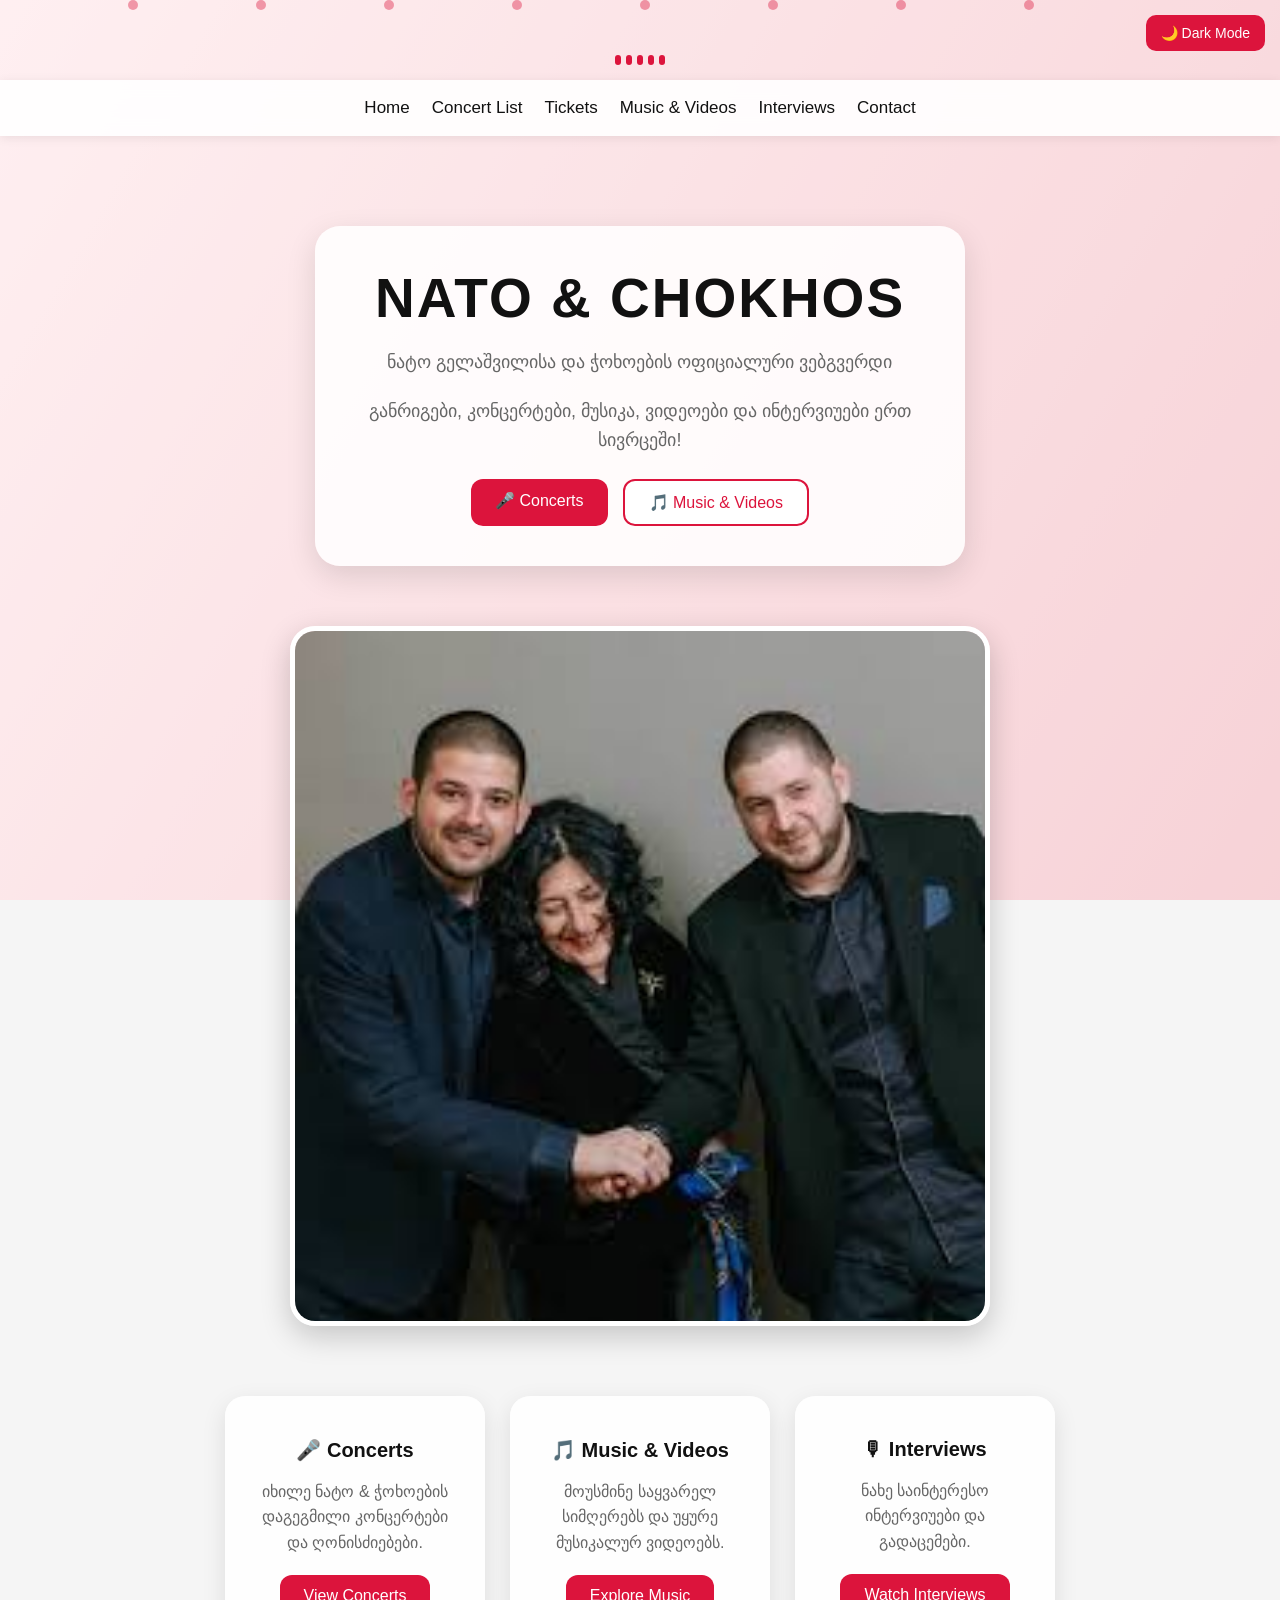
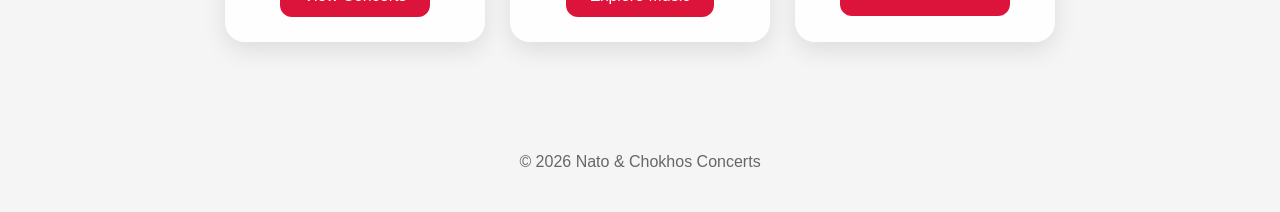
<file: index.html>
<!DOCTYPE html>
<html lang="ka">

<head>
    <meta charset="UTF-8">
    <meta name="viewport" content="width=device-width, initial-scale=1.0">

    <title>Nato & Chokhos Concerts</title>

    <link rel="stylesheet" href="style.css">
    <link rel="stylesheet" href="media.css">
</head>

<body>

    <!-- DARK MODE BUTTON -->
    <button onclick="toggleDarkMode()" class="dark-btn">
        🌙 Dark Mode
    </button>


    <!-- MUSIC WAVE -->
    <div class="music-wave">
        <span></span>
        <span></span>
        <span></span>
        <span></span>
        <span></span>
    </div>


    <!-- NAVIGATION -->
  <header>

    <button class="burger" id="burger" onclick="toggleMenu()" aria-label="Open menu">
        ☰
    </button>

    <nav class="main" id="navMenu">

        <ul>
            <li><a href="index.html">Home</a></li>
            <li><a href="second.html">Concert List</a></li>
            <li><a href="tickets.html">Tickets</a></li>
            <li><a href="music.html">Music & Videos</a></li>
            <li><a href="interviews.html">Interviews</a></li>
            <li><a href="contact.html">Contact</a></li>
        </ul>

    </nav>

</header>

    <!-- HERO SECTION -->
    <section class="hero">

        <div class="hero-box">

            <h1>
                Nato & Chokhos
            </h1>

            <p>
                ნატო გელაშვილისა და ჭოხოების ოფიციალური ვებგვერდი
            </p>

            <p>
                განრიგები, კონცერტები, მუსიკა, ვიდეოები და ინტერვიუები ერთ სივრცეში!
            </p>


            <!-- HERO BUTTONS -->
            <div class="hero-buttons">

                <a href="second.html" class="btn">
                    🎤 Concerts
                </a>

                <a href="music.html" class="btn secondary">
                    🎵 Music & Videos
                </a>

            </div>

        </div>

    </section>


    <!-- HERO IMAGE -->
    <img 
        src="images/cheminato.jpg"
        alt="Nato & Chokhos"
        class="hero-image"
    >


    <!-- FEATURES -->
    <section class="features">

        <!-- CONCERTS -->
        <div class="feature-card">

            <h2>
                🎤 Concerts
            </h2>

            <p>
                იხილე ნატო & ჭოხოების
                დაგეგმილი კონცერტები
                და ღონისძიებები.
            </p>

            <a href="second.html" class="btn">
                View Concerts
            </a>

        </div>


        <!-- MUSIC -->
        <div class="feature-card">

            <h2>
                🎵 Music & Videos
            </h2>

            <p>
                მოუსმინე საყვარელ სიმღერებს
                და უყურე მუსიკალურ ვიდეოებს.
            </p>

            <a href="music.html" class="btn">
                Explore Music
            </a>

        </div>


        <!-- INTERVIEWS -->
        <div class="feature-card">

            <h2>
                🎙 Interviews
            </h2>

            <p>
                ნახე საინტერესო ინტერვიუები
                და გადაცემები.
            </p>

            <a href="interviews.html" class="btn">
                Watch Interviews
            </a>

        </div>

    </section>


    <!-- FOOTER -->
    <footer>

        <p>
            © 2026 Nato & Chokhos Concerts
        </p>

    </footer>


    <!-- JAVASCRIPT -->
    <script src="script.js"></script>


    <!-- BACKGROUND PARTICLES -->
    <div class="particles">

        <span></span>
        <span></span>
        <span></span>
        <span></span>
        <span></span>
        <span></span>
        <span></span>
        <span></span>

    </div>

</body>

</html>
</file>
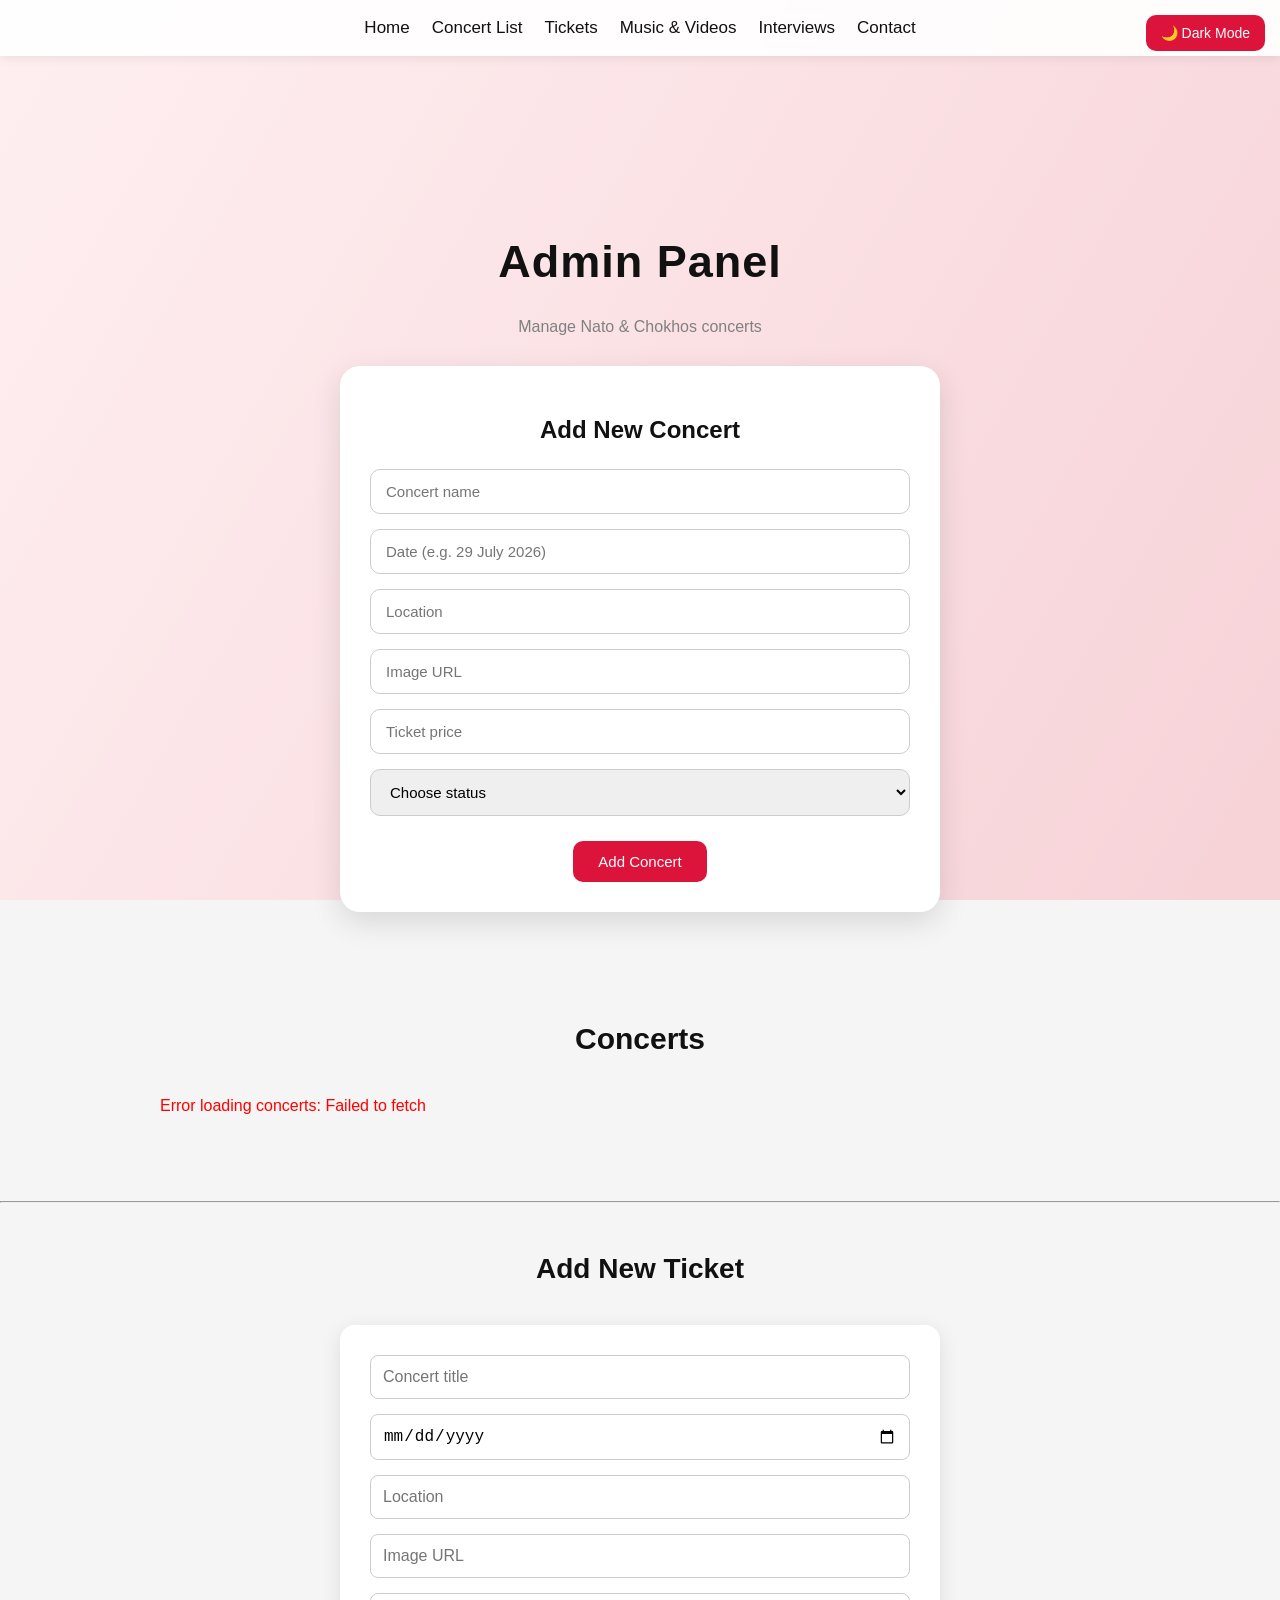
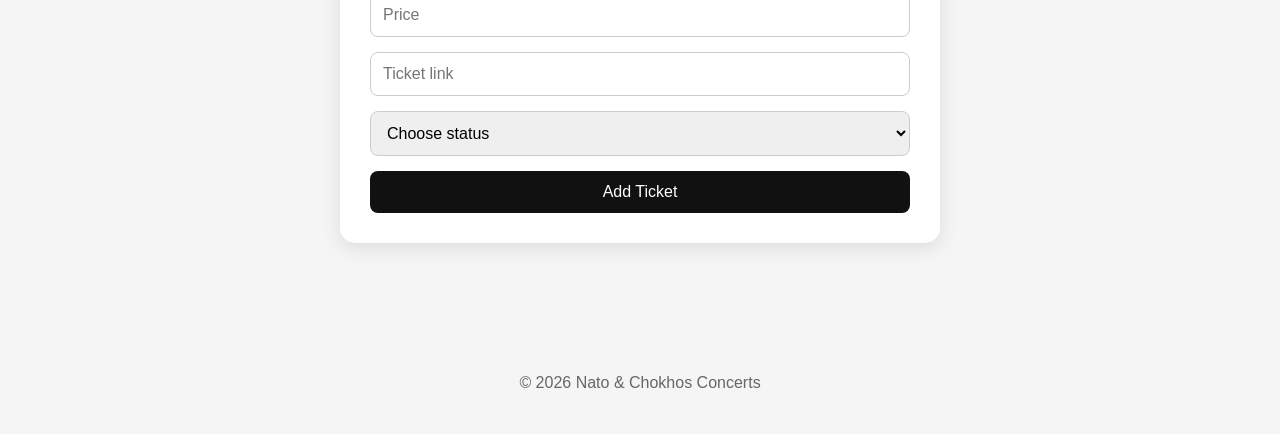
<file: admin.html>
<!DOCTYPE html>
<html lang="ka">
<head>
    <meta charset="UTF-8">
    <meta name="viewport" content="width=device-width, initial-scale=1.0">

    <title>Admin Panel</title>

    <link rel="stylesheet" href="style.css">
</head>

<body>

<button onclick="toggleDarkMode()" class="dark-btn">
    🌙 Dark Mode
</button>

<header>
    <div class="main">
        <ul>
            <li><a href="index.html">Home</a></li>
            <li><a href="second.html">Concert List</a></li>
            <li><a href="tickets.html">Tickets</a></li>
            <li><a href="music.html">Music & Videos</a></li>
            <li><a href="interviews.html">Interviews</a></li>
            <li><a href="contact.html">Contact</a></li>
        </ul>
    </div>
</header>


<section class="admin-panel">

    <h1 class="page-title">Admin Panel</h1>

    <p class="admin-subtitle">
        Manage Nato & Chokhos concerts
    </p>


    <!-- ADD CONCERT FORM -->

    <form id="concertForm" class="concert-form">

        <h2 id="formTitle">Add New Concert</h2>

        <input
            type="text"
            id="title"
            placeholder="Concert name"
            required
        >

        <input
            type="text"
            id="date"
            placeholder="Date (e.g. 29 July 2026)"
            required
        >

        <input
            type="text"
            id="location"
            placeholder="Location"
            required
        >

        <input
            type="url"
            id="image"
            placeholder="Image URL"
            required
        >

        <input
            type="number"
            id="price"
            placeholder="Ticket price"
            min="0"
            required
        >

        <select id="status" required>
    <option value="" selected disabled>Choose status</option>
    <option value="available">Available</option>
    <option value="ended">Ended</option>
</select>

        <div class="form-buttons">

            <button
                type="submit"
                class="admin-submit"
                id="submitButton"
            >
                Add Concert
            </button>

            <button
                type="button"
                class="cancel-btn"
                id="cancelButton"
                onclick="cancelEdit()"
            >
                Cancel
            </button>

        </div>

    </form>


    <p id="message" class="admin-message"></p>


    <!-- CONCERT LIST -->

    <h2 class="admin-list-title">
        Concerts
    </h2>

    <div id="adminConcerts" class="admin-concerts">

        <p>Loading concerts...</p>

    </div>

</section>
<hr>

<h2 id="ticketFormTitle">Add New Ticket</h2>

<form id="ticketForm">

    <input
        type="text"
        id="ticketTitle"
        placeholder="Concert title"
        required
    >

    <input
        type="date"
        id="ticketDate"
        required
    >

    <input
        type="text"
        id="ticketLocation"
        placeholder="Location"
        required
    >

    <input
        type="text"
        id="ticketImage"
        placeholder="Image URL"
        required
    >

    <input
        type="number"
        id="ticketPrice"
        placeholder="Price"
        required
    >

    <input
        type="url"
        id="ticketLink"
        placeholder="Ticket link"
        required
    >

    <select id="ticketStatus" required>
        <option value="">Choose status</option>
        <option value="available">Available</option>
        <option value="ended">Ended</option>
    </select>

    <button type="submit" id="ticketSubmitButton">
        Add Ticket
    </button>

</form>

<p id="ticketMessage"></p>

<div id="adminTickets"></div>


<footer>
    <p>© 2026 Nato & Chokhos Concerts</p>
</footer>


<script src="script.js"></script>
<script src="admin.js"></script>

</body>
</html>
</file>
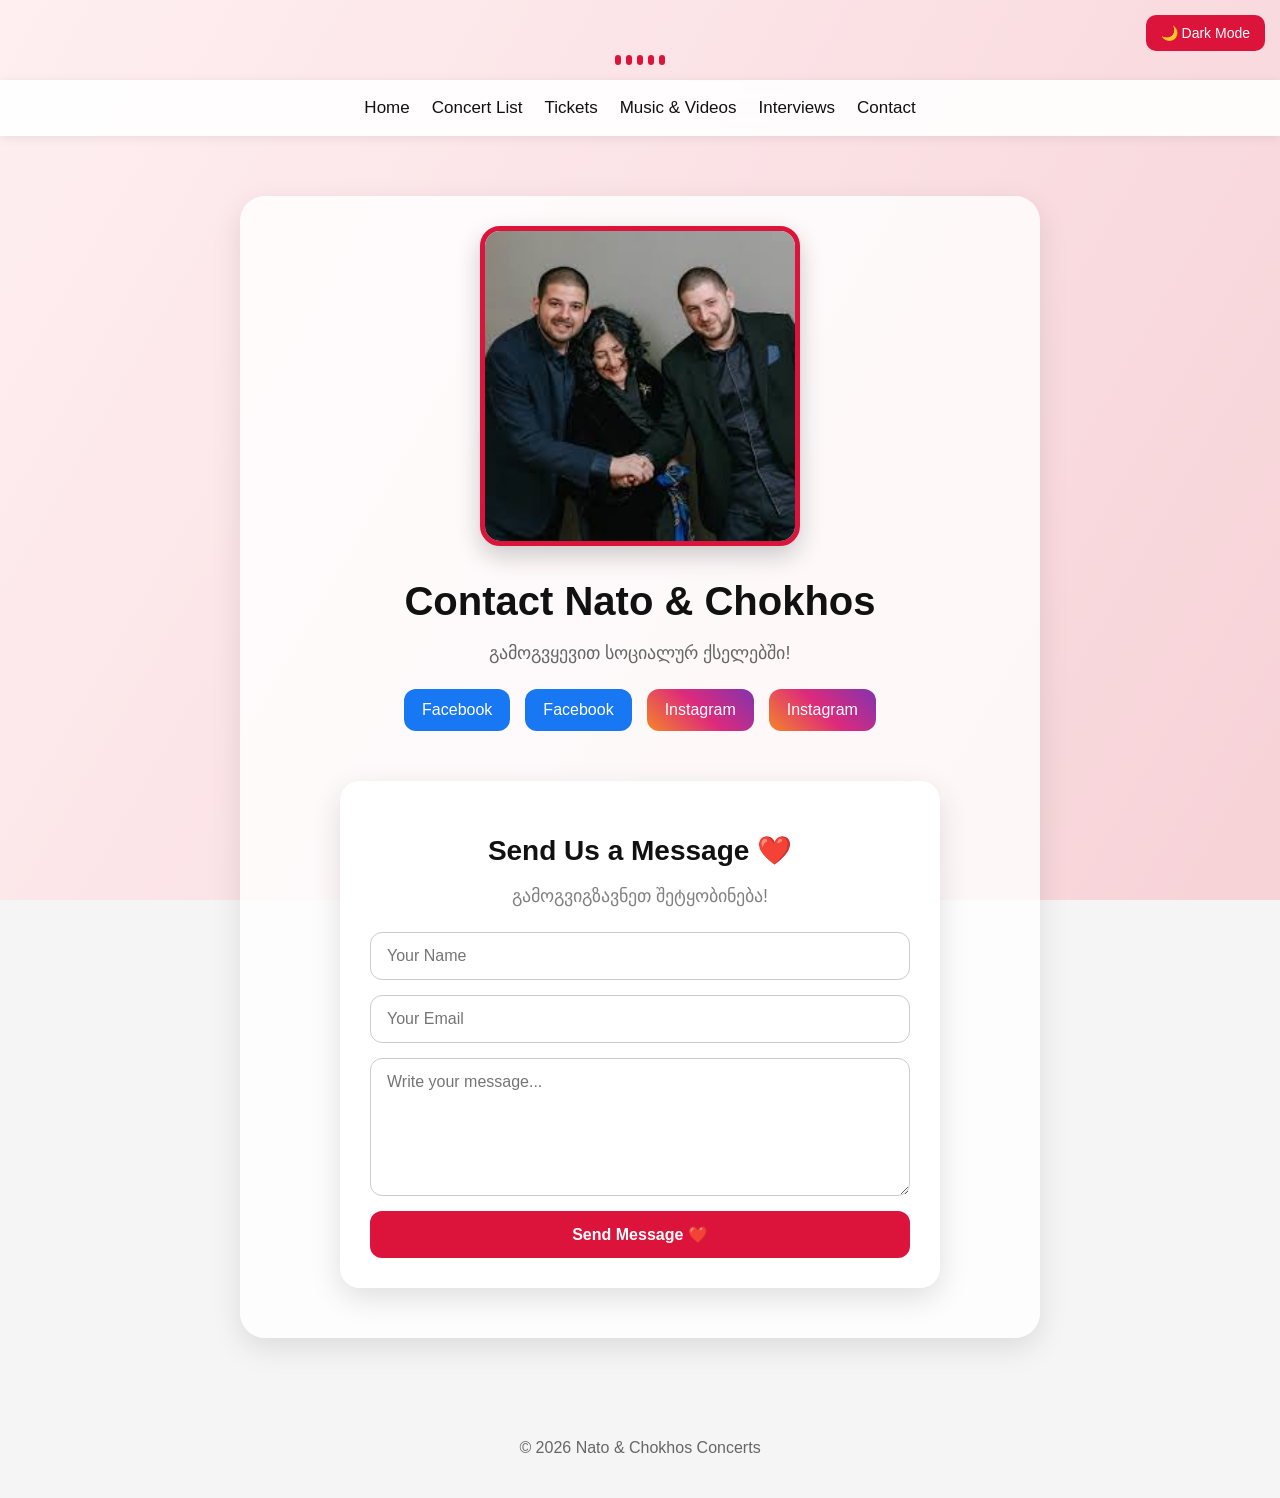
<file: contact.html>
<!DOCTYPE html>

<html lang="ka">

<head>
    <meta charset="UTF-8">
    <meta name="viewport" content="width=device-width, initial-scale=1.0">

<title>Contact | Nato & Chokhos</title>

<link rel="stylesheet" href="style.css">
<link rel="stylesheet" href="media.css">

</head>

<body>

    <!-- MUSIC WAVE -->

<div class="music-wave">
    <span></span>
    <span></span>
    <span></span>
    <span></span>
    <span></span>
</div>

<button onclick="toggleDarkMode()" class="dark-btn">🌙 Dark Mode</button>

<!-- NAVBAR -->

<header>
    <div class="main">

        <button class="burger" onclick="toggleMenu()" aria-label="Open menu">
            ☰
        </button>

        <ul id="navMenu">
            <li><a href="index.html">Home</a></li>
            <li><a href="second.html">Concert List</a></li>
            <li><a href="tickets.html">Tickets</a></li>
            <li><a href="music.html">Music & Videos</a></li>
            <li><a href="interviews.html">Interviews</a></li>
            <li><a href="contact.html">Contact</a></li>
        </ul>

    </div>
</header>



<!-- CONTACT SECTION -->

<section class="contact">

<img src="images/cheminato.jpg"
     class="contact-image"
     alt="Nato & Chokhos">

<h1>Contact Nato & Chokhos</h1>

<p>გამოგვყევით სოციალურ ქსელებში!</p>


<!-- SOCIAL LINKS -->

<div class="social-links">

    <a href="https://www.facebook.com/share/1RUyMUbko2/?mibextid=wwXIfr"
       target="_blank"
       class="fb">
        Facebook
    </a>

    <a href="https://www.facebook.com/share/18yppHsqsi/?mibextid=wwXIfr"
       target="_blank"
       class="fb">
        Facebook
    </a>

    <a href="https://www.instagram.com/nato_gelashvili_official?igsh=MTJlYjN1bnJlMmpyYQ=="
       target="_blank"
       class="ig">
        Instagram
    </a>

    <a href="https://www.instagram.com/chokhos_official?igsh=bHMxMHV4dXYzMm9u"
       target="_blank"
       class="ig">
        Instagram
    </a>

</div>


<!-- FAN MESSAGE FORM -->

<div class="fan-message">

    <h2>Send Us a Message ❤️</h2>

    <p>
         გამოგვიგზავნეთ შეტყობინება!
    </p>


    <form id="fanForm"
          action="https://formspree.io/f/xnjelldz"
          method="POST">

        <input
            type="text"
            name="name"
            placeholder="Your Name"
            required
        >

        <input
            type="email"
            name="email"
            placeholder="Your Email"
            required
        >

        <textarea
            name="message"
            placeholder="Write your message..."
            rows="6"
            required
        ></textarea>

        <button type="submit" class="send-message-btn">
            Send Message ❤️
        </button>

    </form>


    <!-- SUCCESS MESSAGE -->

    <p id="formMessage">
        Thank you for your message! ❤️
    </p>

</div>

</section>

<!-- FOOTER -->

<footer>
    <p>© 2026 Nato & Chokhos Concerts</p>
</footer>

<!-- JAVASCRIPT -->

<script src="script.js"></script>

</body>
</html>
</file>
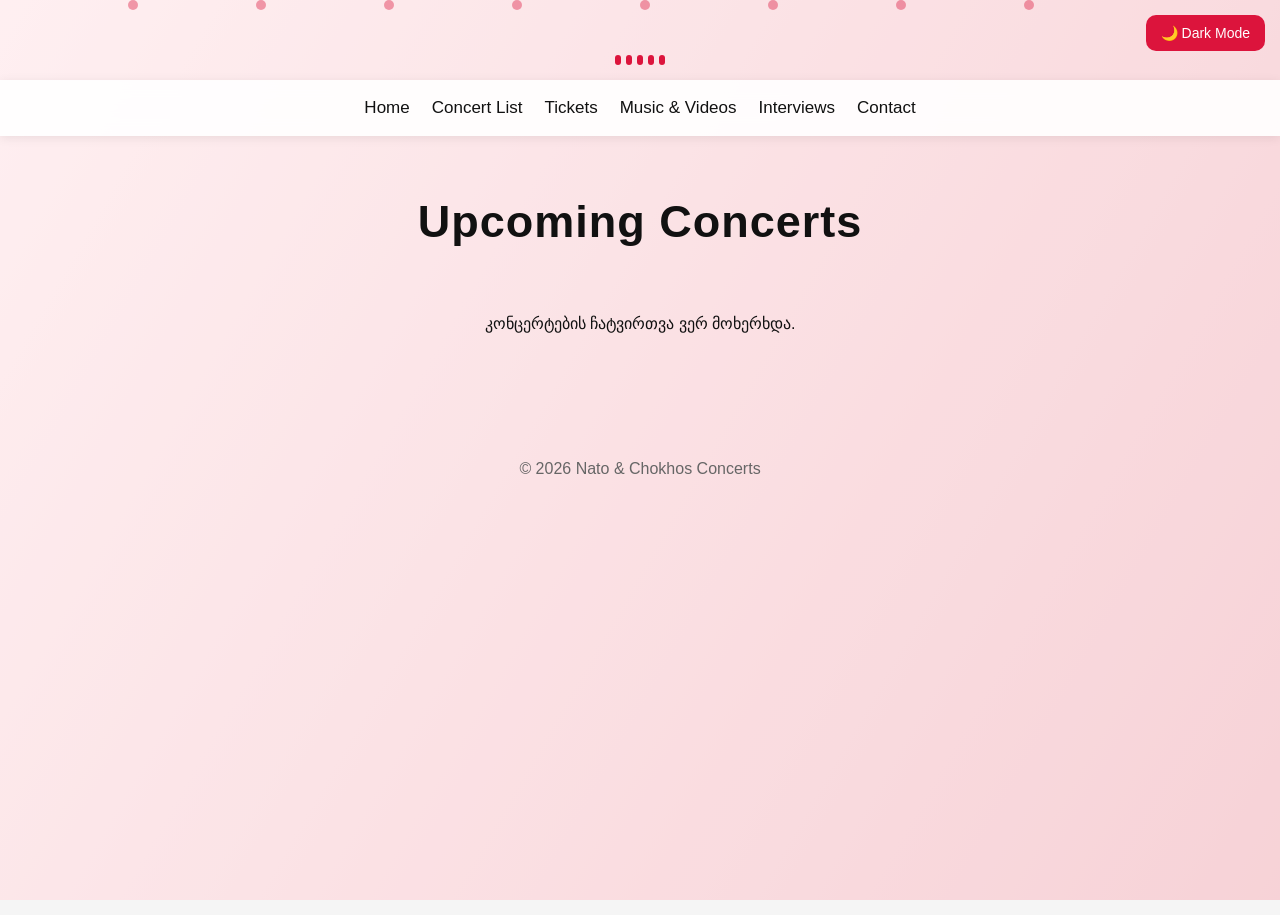
<file: second.html>
<!DOCTYPE html>
<html lang="ka">

<head>

    <meta charset="UTF-8">

    <meta
        name="viewport"
        content="width=device-width, initial-scale=1.0"
    >

    <title>Concert List</title>

    <link rel="stylesheet" href="style.css">
    <link rel="stylesheet" href="media.css">

</head>



<body>


<!-- DARK MODE -->

<button
    onclick="toggleDarkMode()"
    class="dark-btn"
>
    🌙 Dark Mode
</button>


<!-- MUSIC WAVE -->

<div class="music-wave">

    <span></span>
    <span></span>
    <span></span>
    <span></span>
    <span></span>

</div>


<!-- NAVBAR -->

<header>
    <div class="main">

        <button class="burger" onclick="toggleMenu()" aria-label="Open menu">
            ☰
        </button>

        <ul id="navMenu">
            <li><a href="index.html">Home</a></li>
            <li><a href="second.html">Concert List</a></li>
            <li><a href="tickets.html">Tickets</a></li>
            <li><a href="music.html">Music & Videos</a></li>
            <li><a href="interviews.html">Interviews</a></li>
            <li><a href="contact.html">Contact</a></li>
        </ul>

    </div>
</header>


<!-- PAGE TITLE -->

<h1 class="page-title">
    Upcoming Concerts
</h1>


<!-- CONCERTS -->

<div
    class="concerts"
    id="concertsContainer"
>

    <p>
        Loading concerts...
    </p>

</div>


<!-- FOOTER -->

<footer>

    <p>
        © 2026 Nato & Chokhos Concerts
    </p>

</footer>


<!-- MAIN JAVASCRIPT -->

<script src="script.js"></script>


<!-- SUPABASE CONCERTS -->

<script>


// ======================================
// SUPABASE CONFIGURATION
// ======================================

const SUPABASE_URL =
    "https://topngtylgfdikvmxvgbw.supabase.co";

const SUPABASE_KEY =
    "sb_publishable_t7UOrsX9MTxUnDE_-hyafQ_OFvQpvnn";


// ======================================
// LOAD CONCERTS
// ======================================

async function loadUpcomingConcerts() {

    const container =
        document.getElementById(
            "concertsContainer"
        );


    try {

        const response =
            await fetch(

                SUPABASE_URL +
                "/rest/v1/concerts?select=*&status=eq.available",

                {

                    method: "GET",

                    headers: {

                        "apikey":
                            SUPABASE_KEY,

                        "Authorization":
                            "Bearer " +
                            SUPABASE_KEY

                    }

                }

            );


        if (!response.ok) {

            throw new Error(
                "Failed to load concerts"
            );

        }


        const concerts =
            await response.json();


        // თუ კონცერტები არ არის

        if (
            !concerts ||
            concerts.length === 0
        ) {

            container.innerHTML = `

                <p class="no-concerts">

                    ამ ეტაპზე დაგეგმილი კონცერტები არ არის.

                </p>

            `;

            return;

        }


        // კონტეინერის გასუფთავება

        container.innerHTML = "";


        // ყველა კონცერტის შექმნა

        concerts.forEach(
            concert => {


                const card =
                    document.createElement(
                        "div"
                    );


                card.className =
                    "concert-card";


                card.innerHTML = `

                    <img
                        src="${concert.image}"
                        alt="${concert.title}"
                        onerror="this.src='./images/natushki.jpeg'"
                    >


                    <span class="status available">
                        Available
                    </span>


                    <h2>
                        ${concert.title}
                    </h2>


                    <p>
                        📅 ${concert.date}
                    </p>


                    <p>
                        📍 ${concert.location}
                    </p>

                `;


                container.appendChild(
                    card
                );


            }
        );


    } catch (error) {

        console.error(
            "Error:",
            error
        );


        container.innerHTML = `

            <p class="no-concerts">

                კონცერტების ჩატვირთვა ვერ მოხერხდა.

            </p>

        `;

    }

}


// ======================================
// LOAD WHEN PAGE OPENS
// ======================================

document.addEventListener(
    "DOMContentLoaded",
    loadUpcomingConcerts
);


</script>


<!-- ANIMATED PARTICLES -->

<div class="particles">

    <span></span>
    <span></span>
    <span></span>
    <span></span>
    <span></span>
    <span></span>
    <span></span>
    <span></span>

</div>


</body>

</html>
</file>
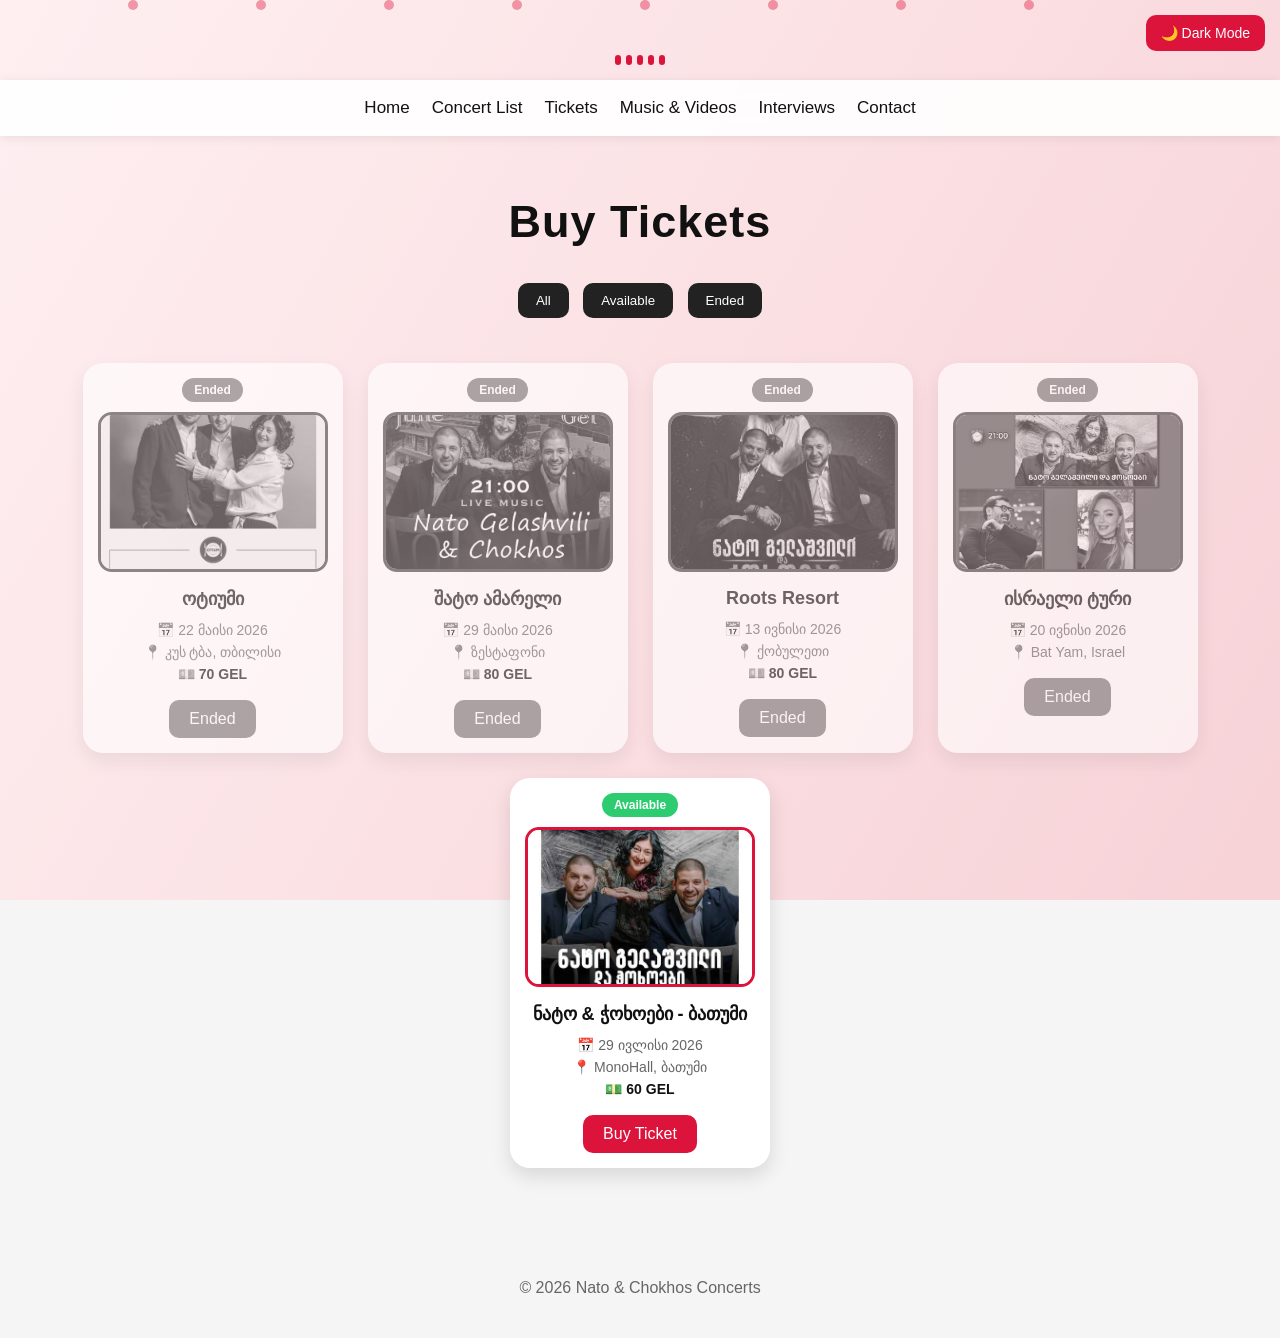
<file: tickets.html>
<!DOCTYPE html>
<html lang="ka">
<head>
    <meta charset="UTF-8">
    <meta name="viewport" content="width=device-width, initial-scale=1.0">
    <title>Tickets</title>
    <link rel="stylesheet" href="style.css">
    <link rel="stylesheet" href="media.css">
</head>

<body>

<button onclick="toggleDarkMode()" class="dark-btn">🌙 Dark Mode</button>

<div class="music-wave">
    <span></span>
    <span></span>
    <span></span>
    <span></span>
    <span></span>
</div>

<header>
    <div class="main">

        <button class="burger" onclick="toggleMenu()" aria-label="Open menu">
            ☰
        </button>

        <ul id="navMenu">
            <li><a href="index.html">Home</a></li>
            <li><a href="second.html">Concert List</a></li>
            <li><a href="tickets.html">Tickets</a></li>
            <li><a href="music.html">Music & Videos</a></li>
            <li><a href="interviews.html">Interviews</a></li>
            <li><a href="contact.html">Contact</a></li>
        </ul>

    </div>
</header>

<h1 class="page-title">Buy Tickets</h1>

<!-- FILTER BUTTONS -->
<div class="filter-buttons">
    <button onclick="filterTickets('all')">All</button>
    <button onclick="filterTickets('available')">Available</button>
    <button onclick="filterTickets('ended')">Ended</button>
</div>

<div class="tickets">

    <!-- ENDED CONCERT 1 -->
    <div class="ticket-card ended">

        <span class="status ended">Ended</span>

        <img src="images/1koncerti.jpg" alt="Nato & Chokhos concert">

        <h2>ოტიუმი</h2>

        <p>📅 22 მაისი 2026</p>

        <p>📍 კუს ტბა, თბილისი</p>

        <p class="price">💵 70 GEL</p>

        <a href="#" class="buy-btn disabled">Ended</a>

    </div>


    <!-- ENDED CONCERT 2 -->
    <div class="ticket-card ended">

        <span class="status ended">Ended</span>

        <img src="images/2koncerti.jpg" alt="Nato & Chokhos concert">

        <h2>შატო ამარელი</h2>

        <p>📅 29 მაისი 2026</p>

        <p>📍 ზესტაფონი</p>

        <p class="price">💵 80 GEL</p>

        <a href="#" class="buy-btn disabled">Ended</a>

    </div>


    <!-- ENDED CONCERT 3 -->
    <div class="ticket-card ended">

        <span class="status ended">Ended</span>

        <img src="images/3koncerti.jpg" alt="Nato & Chokhos concert">

        <h2>Roots Resort</h2>

        <p>📅 13 ივნისი 2026</p>

        <p>📍 ქობულეთი</p>

        <p class="price">💵 80 GEL</p>

        <a href="#" class="buy-btn disabled">Ended</a>

    </div>


    <!-- ENDED CONCERT 4 -->
    <div class="ticket-card ended">

        <span class="status ended">Ended</span>

        <img src="images/4koncerti.jpg" alt="Nato & Chokhos concert">

        <h2>ისრაელი ტური</h2>

        <p>📅 20 ივნისი 2026</p>

        <p>📍 Bat Yam, Israel</p>


        <a href="#" class="buy-btn disabled">Ended</a>

    </div>


    <!-- UPCOMING CONCERT -->
    <div class="ticket-card">

        <span class="status available">Available</span>

        <img src="images/natushki.jpeg" alt="Nato & Chokhos concert in Batumi">

        <h2>ნატო & ჭოხოები - ბათუმი</h2>

        <p>📅 29 ივლისი 2026</p>

        <p>📍 MonoHall, ბათუმი</p>

        <p class="price">💵 60 GEL</p>

        <a href="https://biletebi.ge/concerts/nato-gelashvili-da-chokhoebi-batumi" class="buy-btn">Buy Ticket</a>

    </div>

</div>

<footer>
    <p>© 2026 Nato & Chokhos Concerts</p>
</footer>

<script src="script.js"></script>

<div class="particles">
    <span></span>
    <span></span>
    <span></span>
    <span></span>
    <span></span>
    <span></span>
    <span></span>
    <span></span>
</div>

</body>
</html>
</file>
<file: style.css>
/* ========================================
   GENERAL
======================================== */

* {
    box-sizing: border-box;
}

html {
    scroll-behavior: smooth;
}

body {
    margin: 0;
    min-height: 100vh;
    font-family: Arial, sans-serif;
    background: #f5f5f5;
    color: #111;
    overflow-x: hidden;
    transition: background 0.3s ease, color 0.3s ease;
}


/* ========================================
   ANIMATED BACKGROUND
======================================== */

body::before {
    content: "";
    position: fixed;
    top: 0;
    left: 0;
    width: 100%;
    height: 100%;

    background: linear-gradient(
        120deg,
        #ffdde1,
        #ee9ca7,
        #c2e9fb,
        #a1c4fd
    );

    background-size: 300% 300%;
    animation: gradientMove 12s ease infinite;
    z-index: -3;
}

body::after {
    content: "";
    position: fixed;
    top: 0;
    left: 0;
    width: 100%;
    height: 100%;

    background: rgba(255, 255, 255, 0.55);

    z-index: -2;
    pointer-events: none;
}

@keyframes gradientMove {
    0% {
        background-position: 0% 50%;
    }

    50% {
        background-position: 100% 50%;
    }

    100% {
        background-position: 0% 50%;
    }
}


/* ========================================
   PARTICLES
======================================== */

.particles {
    position: fixed;
    top: 0;
    left: 0;
    width: 100%;
    height: 100%;

    overflow: hidden;
    z-index: -1;
    pointer-events: none;
}

.particles span {
    position: absolute;

    width: 10px;
    height: 10px;

    background: crimson;
    border-radius: 50%;
    opacity: 0.4;

    animation: floatUp 12s linear infinite;
}

.particles span:nth-child(1) {
    left: 10%;
    animation-duration: 8s;
}

.particles span:nth-child(2) {
    left: 20%;
    animation-duration: 10s;
}

.particles span:nth-child(3) {
    left: 30%;
    animation-duration: 7s;
}

.particles span:nth-child(4) {
    left: 40%;
    animation-duration: 12s;
}

.particles span:nth-child(5) {
    left: 50%;
    animation-duration: 9s;
}

.particles span:nth-child(6) {
    left: 60%;
    animation-duration: 11s;
}

.particles span:nth-child(7) {
    left: 70%;
    animation-duration: 8s;
}

.particles span:nth-child(8) {
    left: 80%;
    animation-duration: 13s;
}

@keyframes floatUp {
    0% {
        bottom: -50px;
        transform: translateX(0);
    }

    50% {
        transform: translateX(30px);
    }

    100% {
        bottom: 110%;
        transform: translateX(-30px);
    }
}


/* ========================================
   MUSIC WAVE
======================================== */

.music-wave {
    display: flex;
    justify-content: center;
    align-items: flex-end;
    gap: 5px;

    height: 50px;
    margin: 15px 0;
}

.music-wave span {
    width: 6px;
    height: 10px;

    background: crimson;
    border-radius: 10px;

    animation: wave 1s infinite ease-in-out;
}

.music-wave span:nth-child(1) {
    animation-delay: 0s;
}

.music-wave span:nth-child(2) {
    animation-delay: 0.1s;
}

.music-wave span:nth-child(3) {
    animation-delay: 0.2s;
}

.music-wave span:nth-child(4) {
    animation-delay: 0.3s;
}

.music-wave span:nth-child(5) {
    animation-delay: 0.4s;
}

@keyframes wave {
    0%,
    100% {
        height: 10px;
        opacity: 0.6;
    }

    50% {
        height: 40px;
        opacity: 1;
    }
}


/* ========================================
   NAVIGATION
======================================== */

header {
    position: sticky;
    top: 0;
    width: 100%;
    z-index: 1000;

    background: rgba(255, 255, 255, 0.9);
    backdrop-filter: blur(10px);

    box-shadow: 0 2px 10px rgba(0, 0, 0, 0.08);
}

.main ul {
    display: flex;
    justify-content: center;
    align-items: center;
    flex-wrap: wrap;
    gap: 22px;

    list-style: none;
    padding: 18px 20px;
    margin: 0;
}

.main ul li {
    margin: 0;
}

.main ul li a {
    text-decoration: none;
    color: #111;
    font-size: 17px;
    transition: 0.3s;
}

.main ul li a:hover {
    color: crimson;
}


/* ========================================
   DARK MODE BUTTON
======================================== */

.dark-btn {
    position: fixed;
    top: 15px;
    right: 15px;

    padding: 10px 15px;

    border: none;
    border-radius: 10px;

    cursor: pointer;

    background: crimson;
    color: white;

    font-size: 14px;

    z-index: 2000;

    transition: 0.3s;
}

.dark-btn:hover {
    transform: scale(1.05);
    box-shadow: 0 0 15px rgba(220, 20, 60, 0.5);
}


/* ========================================
   PAGE TITLE
======================================== */

.page-title {
    text-align: center;

    font-size: 45px;

    margin: 60px 20px 30px;

    letter-spacing: 1px;
}


/* ========================================
   HERO
======================================== */

.hero {
    display: flex;
    justify-content: center;

    margin-top: 60px;
    padding: 30px 20px;
}

.hero-box {
    max-width: 650px;

    padding: 40px;

    text-align: center;

    background: rgba(255, 255, 255, 0.85);

    border-radius: 25px;

    box-shadow: 0 10px 30px rgba(0, 0, 0, 0.12);

    animation: fadeIn 0.8s ease;
}

.hero-box h1 {
    margin: 0 0 15px;

    font-size: 55px;

    letter-spacing: 2px;
    text-transform: uppercase;
}

.hero-box p {
    margin-bottom: 20px;

    font-size: 18px;
    line-height: 1.6;

    color: #666;
}

.hero-buttons {
    display: flex;
    justify-content: center;
    flex-wrap: wrap;
    gap: 15px;

    margin-top: 25px;
}


/* ========================================
   HERO IMAGE
======================================== */

.hero-image {
    display: block;

    width: 700px;
    max-width: 90%;

    margin: 30px auto;

    border: 5px solid white;
    border-radius: 25px;

    box-shadow: 0 10px 30px rgba(0, 0, 0, 0.2);

    transition: 0.4s;
}

.hero-image:hover {
    transform: scale(1.02);
}


/* ========================================
   BUTTONS
======================================== */

.btn {
    display: inline-block;

    padding: 12px 24px;

    border-radius: 12px;

    background: crimson;
    color: white;

    font-size: 16px;
    text-decoration: none;

    transition: 0.3s;
}

.btn:hover {
    transform: scale(1.05);

    box-shadow: 0 0 20px rgba(220, 20, 60, 0.5);
}

.btn.secondary {
    background: white;

    border: 2px solid crimson;

    color: crimson;
}

.btn.secondary:hover {
    background: crimson;
    color: white;
}


/* ========================================
   FEATURES
======================================== */

.features {
    display: flex;
    justify-content: center;
    flex-wrap: wrap;
    gap: 25px;

    margin: 50px auto;
    padding: 20px;
}

.feature-card {
    width: 260px;

    padding: 25px;

    text-align: center;

    background: rgba(255, 255, 255, 0.85);

    border-radius: 20px;

    box-shadow: 0 8px 25px rgba(0, 0, 0, 0.1);

    transition: 0.3s;

    animation: fadeIn 0.8s ease;
}

.feature-card:hover {
    transform: translateY(-8px);

    box-shadow: 0 15px 30px rgba(0, 0, 0, 0.18);
}

.feature-card h2 {
    font-size: 20px;
}

.feature-card p {
    margin-bottom: 20px;

    color: #666;
    line-height: 1.6;
}


/* ========================================
   CONCERT CARDS
======================================== */

.concerts {
    display: flex;
    justify-content: center;
    flex-wrap: wrap;
    gap: 25px;

    padding: 20px;
}

.concert-card {
    width: 260px;

    padding: 15px;

    text-align: center;

    background: white;

    border-radius: 20px;

    box-shadow: 0 8px 20px rgba(0, 0, 0, 0.12);

    transition: 0.3s;

    animation: fadeIn 0.6s ease;
}

.concert-card:hover {
    transform: translateY(-8px);

    box-shadow: 0 15px 30px rgba(0, 0, 0, 0.2);
}

.concert-card img {
    width: 100%;
    height: 160px;

    object-fit: cover;

    border: 3px solid crimson;
    border-radius: 14px;

    transition: 0.4s;
}

.concert-card:hover img {
    transform: scale(1.04);
}

.concert-card h2 {
    margin: 12px 0;

    font-size: 18px;
}

.concert-card p {
    margin: 6px 0;

    font-size: 14px;
    color: #666;
}


/* ========================================
   TICKETS
======================================== */

.tickets {
    display: flex;
    justify-content: center;
    flex-wrap: wrap;
    gap: 25px;

    padding: 20px;
}

.ticket-card {
    width: 260px;

    padding: 15px;

    text-align: center;

    background: white;

    border-radius: 20px;

    box-shadow: 0 8px 20px rgba(0, 0, 0, 0.12);

    transition: 0.3s;
}

.ticket-card:hover {
    transform: translateY(-8px);

    box-shadow: 0 15px 30px rgba(0, 0, 0, 0.2);
}

.ticket-card img {
    width: 100%;
    height: 160px;

    object-fit: cover;

    border: 3px solid crimson;
    border-radius: 14px;
}

.ticket-card h2 {
    margin: 12px 0;

    font-size: 18px;
}

.ticket-card p {
    margin: 6px 0;

    font-size: 14px;
    color: #666;
}

.price {
    margin-top: 10px;

    font-weight: bold;

    color: #111 !important;
}

.buy-btn {
    display: inline-block;

    margin-top: 12px;
    padding: 10px 20px;

    background: crimson;
    color: white;

    border-radius: 10px;

    text-decoration: none;

    transition: 0.3s;
}

.buy-btn:hover {
    transform: scale(1.05);

    background: #111;
}


/* ========================================
   ENDED TICKETS
======================================== */

.ticket-card.ended {
    opacity: 0.6;
    filter: grayscale(100%);
}

.status {
    display: inline-block;

    margin-bottom: 10px;
    padding: 5px 12px;

    border-radius: 20px;

    font-size: 12px;
    font-weight: bold;
}

.status.available {
    background: #2ecc71;
    color: white;
}

.status.ended {
    background: #777;
    color: white;
}

.buy-btn.disabled {
    pointer-events: none;

    background: #777;
    color: white;
}


/* ========================================
   TICKET FILTERS
======================================== */

.filter-buttons {
    margin-bottom: 20px;

    text-align: center;
}

.filter-buttons button {
    margin: 5px;
    padding: 10px 18px;

    border: none;
    border-radius: 10px;

    cursor: pointer;

    background: #222;
    color: white;

    transition: 0.3s;
}

.filter-buttons button:hover,
.filter-buttons button.active {
    background: crimson;
}


/* ========================================
   MUSIC & VIDEOS
======================================== */

.videos {
    display: grid;
    grid-template-columns: repeat(3, 1fr);
    gap: 25px;

    padding: 30px;
}

.video-card {
    position: relative;

    display: block;

    overflow: hidden;

    background: white;
    color: #111;

    border-radius: 20px;

    text-decoration: none;

    box-shadow: 0 8px 20px rgba(0, 0, 0, 0.12);

    transition: 0.3s;
}

.video-card:hover {
    transform: translateY(-8px);

    box-shadow: 0 15px 30px rgba(220, 20, 60, 0.25);
}

.video-card img {
    display: block;

    width: 100%;
    height: 200px;

    object-fit: cover;

    transition: 0.4s;
}

.video-card:hover img {
    transform: scale(1.06);
}

.video-card h2 {
    margin: 0;
    padding: 15px;

    font-size: 17px;

    text-align: center;
}


/* ========================================
   FAVORITES
======================================== */

.fav {
    position: absolute;

    top: 10px;
    right: 10px;

    z-index: 10;

    display: flex;
    justify-content: center;
    align-items: center;

    width: 34px;
    height: 34px;

    background: rgba(0, 0, 0, 0.6);

    color: white;

    border-radius: 50%;

    cursor: pointer;

    transition: 0.3s;
}

.fav:hover,
.fav.active {
    background: crimson;

    transform: scale(1.15);
}

.fav-filter {
    display: block;

    margin: 10px auto 25px;
    padding: 10px 18px;

    border: none;
    border-radius: 20px;

    cursor: pointer;

    background: crimson;
    color: white;

    transition: 0.3s;
}

.fav-filter:hover {
    transform: scale(1.05);
}


/* ========================================
   SEARCH
======================================== */

.search-bar {
    display: block;

    width: 300px;
    max-width: 90%;

    margin: 20px auto;
    padding: 12px 18px;

    border: 1px solid #ccc;
    border-radius: 30px;

    outline: none;

    font-size: 16px;

    transition: 0.3s;
}

.search-bar:focus {
    border-color: crimson;

    box-shadow: 0 0 10px rgba(220, 20, 60, 0.3);
}


/* ========================================
   INTERVIEWS
======================================== */

.interviews {
    display: grid;
    grid-template-columns: repeat(3, 1fr);
    gap: 25px;

    padding: 30px;
}

.interview-card {
    position: relative;

    display: block;

    overflow: hidden;

    background: white;
    color: #111;

    border-radius: 20px;

    text-decoration: none;

    box-shadow: 0 8px 20px rgba(0, 0, 0, 0.12);

    transition: 0.3s;
}

.interview-card:hover {
    transform: translateY(-8px);

    box-shadow: 0 15px 30px rgba(0, 0, 0, 0.2);
}

.interview-card img {
    display: block;

    width: 100%;
    height: 200px;

    object-fit: cover;

    transition: 0.4s;
}

.interview-card:hover img {
    transform: scale(1.06);
}

.interview-card h2 {
    margin: 0;
    padding: 15px;

    font-size: 16px;

    text-align: center;
}


/* ========================================
   INTERVIEW FILTER
======================================== */

.filter-box {
    margin: 20px 0;

    text-align: center;
}

.filter-btn {
    margin: 5px;
    padding: 10px 18px;

    border: none;
    border-radius: 10px;

    cursor: pointer;

    background: crimson;
    color: white;

    transition: 0.3s;
}

.filter-btn:hover {
    transform: scale(1.05);
}


/* ========================================
   CONTACT
======================================== */

.contact {
    max-width: 800px;

    margin: 60px auto;
    padding: 30px 20px;

    text-align: center;

    background: rgba(255, 255, 255, 0.8);

    border-radius: 25px;

    box-shadow: 0 10px 30px rgba(0, 0, 0, 0.1);
}

.contact-image {
    display: block;

    width: 320px;
    max-width: 90%;
    height: 320px;

    margin: 0 auto 25px;

    object-fit: cover;

    border: 5px solid crimson;
    border-radius: 20px;

    box-shadow: 0 10px 25px rgba(0, 0, 0, 0.2);
}

.contact h1 {
    margin-bottom: 10px;

    font-size: 40px;
}

.contact p {
    margin-bottom: 25px;

    font-size: 18px;
    color: #666;
}

.social-links {
    display: flex;
    justify-content: center;
    flex-wrap: wrap;
    gap: 15px;
}

.social-links a {
    padding: 12px 18px;

    color: white;

    border-radius: 12px;

    text-decoration: none;

    transition: 0.3s;
}

.social-links a:hover {
    transform: scale(1.05);
}

.fb {
    background: #1877f2;
}

.ig {
    background: linear-gradient(
        45deg,
        #f58529,
        #dd2a7b,
        #8134af
    );
}


/* ========================================
   FAN MESSAGE FORM
======================================== */

.fan-message {
    max-width: 600px;

    margin: 50px auto 20px;
    padding: 30px;

    text-align: center;

    background: white;

    border-radius: 20px;

    box-shadow: 0 10px 30px rgba(0, 0, 0, 0.12);
}

.fan-message h2 {
    margin-bottom: 10px;

    font-size: 28px;
}

.fan-message p {
    margin-bottom: 25px;

    color: gray;
}

#fanForm {
    display: flex;
    flex-direction: column;
    gap: 15px;
}

#fanForm input,
#fanForm textarea {
    width: 100%;

    padding: 14px 16px;

    border: 1px solid #ccc;
    border-radius: 12px;

    outline: none;

    font-family: Arial, sans-serif;
    font-size: 16px;

    transition: 0.3s;
}

#fanForm textarea {
    resize: vertical;
}

#fanForm input:focus,
#fanForm textarea:focus {
    border-color: crimson;

    box-shadow: 0 0 10px rgba(220, 20, 60, 0.2);
}

.send-message-btn {
    padding: 14px 25px;

    border: none;
    border-radius: 12px;

    cursor: pointer;

    background: crimson;
    color: white;

    font-size: 16px;
    font-weight: bold;

    transition: 0.3s;
}

.send-message-btn:hover {
    background: #b00020;

    transform: scale(1.03);

    box-shadow: 0 0 20px rgba(220, 20, 60, 0.4);
}

.send-message-btn:disabled {
    opacity: 0.7;

    cursor: wait;

    transform: none;
}

#formMessage {
    display: none;

    margin-top: 20px;

    color: #2ecc71;

    font-weight: bold;
}


/* ========================================
   ADMIN PANEL
======================================== */

.admin-panel {
    max-width: 1000px;

    margin: 100px auto 50px;
    padding: 20px;
}

.admin-subtitle {
    margin-bottom: 30px;

    text-align: center;

    color: gray;
}


/* ADMIN FORM */

.concert-form {
    display: flex;
    flex-direction: column;
    gap: 15px;

    max-width: 600px;

    margin: 0 auto 50px;
    padding: 30px;

    background: white;

    border-radius: 20px;

    box-shadow: 0 10px 30px rgba(0, 0, 0, 0.12);
}

.concert-form h2 {
    margin-bottom: 10px;

    text-align: center;
}

.concert-form input,
.concert-form select {
    width: 100%;

    padding: 13px 15px;

    border: 1px solid #ccc;
    border-radius: 10px;

    outline: none;

    font-family: Arial, sans-serif;
    font-size: 15px;
}

.concert-form input:focus,
.concert-form select:focus {
    border-color: crimson;

    box-shadow: 0 0 8px rgba(220, 20, 60, 0.2);
}


/* ADMIN FORM BUTTONS */

.form-buttons {
    display: flex;
    justify-content: center;
    gap: 10px;

    margin-top: 10px;
}

.admin-submit,
.cancel-btn {
    padding: 12px 25px;

    border: none;
    border-radius: 10px;

    cursor: pointer;

    font-size: 15px;

    transition: 0.3s;
}

.admin-submit {
    background: crimson;
    color: white;
}

.admin-submit:hover {
    background: #a00020;

    transform: scale(1.05);
}

.cancel-btn {
    background: #777;
    color: white;
}

.cancel-btn:hover {
    background: #555;
}


/* ADMIN MESSAGE */

.admin-message {
    min-height: 20px;

    text-align: center;

    color: crimson;

    font-weight: bold;
}


/* ADMIN CONCERT LIST */

.admin-list-title {
    margin: 40px 0 25px;

    font-size: 30px;

    text-align: center;
}

.admin-concerts {
    display: flex;
    flex-direction: column;
    gap: 20px;
}

.admin-concert-card {
    display: flex;
    align-items: center;
    gap: 20px;

    padding: 20px;

    background: white;

    border-radius: 18px;

    box-shadow: 0 8px 20px rgba(0, 0, 0, 0.1);
}

.admin-concert-card img {
    width: 150px;
    height: 100px;

    object-fit: cover;

    border-radius: 12px;
}

.admin-concert-info {
    flex: 1;
}

.admin-concert-info h3 {
    margin-top: 0;
    margin-bottom: 10px;
}

.admin-concert-info p {
    margin: 5px 0;

    color: gray;
}

.admin-status {
    display: inline-block;

    margin-top: 8px;
    padding: 5px 10px;

    border-radius: 10px;

    font-size: 12px;
    font-weight: bold;
}

.admin-status.available {
    background: #2ecc71;
    color: white;
}

.admin-status.ended {
    background: #777;
    color: white;
}

.admin-actions {
    display: flex;
    flex-direction: column;
    gap: 10px;
}

.edit-btn,
.delete-btn {
    padding: 9px 15px;

    border: none;
    border-radius: 8px;

    cursor: pointer;

    color: white;

    transition: 0.3s;
}

.edit-btn {
    background: #3498db;
}

.delete-btn {
    background: #e74c3c;
}

.edit-btn:hover,
.delete-btn:hover {
    transform: scale(1.05);
}


/* ========================================
   FOOTER
======================================== */

footer {
    margin-top: 50px;
    padding: 25px;

    text-align: center;

    color: #666;
}


/* ========================================
   ANIMATION
======================================== */

@keyframes fadeIn {
    from {
        opacity: 0;
        transform: translateY(20px);
    }

    to {
        opacity: 1;
        transform: translateY(0);
    }
}


/* ========================================
   DARK MODE
======================================== */

body.dark {
    background: #0f0f0f;
    color: #f1f1f1;
}

body.dark::after {
    background: rgba(0, 0, 0, 0.65);
}

body.dark header {
    background: rgba(20, 20, 20, 0.9);
}

body.dark .main ul li a {
    color: white;
}

body.dark .main ul li a:hover {
    color: #ff4d6d;
}

body.dark .hero-box,
body.dark .feature-card,
body.dark .concert-card,
body.dark .ticket-card,
body.dark .video-card,
body.dark .interview-card,
body.dark .contact,
body.dark .fan-message,
body.dark .concert-form,
body.dark .admin-concert-card {
    background: #1c1c1c;
    color: white;
}

body.dark .hero-box p,
body.dark .feature-card p,
body.dark .concert-card p,
body.dark .ticket-card p,
body.dark .contact p,
body.dark .fan-message p {
    color: #ccc;
}

body.dark .video-card,
body.dark .interview-card {
    color: white;
}

body.dark .search-bar {
    background: #1c1c1c;
    color: white;
    border-color: #444;
}

body.dark .btn.secondary {
    background: #1c1c1c;
    color: #ff4d6d;
}

body.dark .btn.secondary:hover {
    background: crimson;
    color: white;
}

body.dark footer {
    color: #aaa;
}

body.dark .music-wave span {
    background: white;
}

body.dark .particles span {
    background: white;
    opacity: 0.2;
}

body.dark #fanForm input,
body.dark #fanForm textarea {
    background: #2a2a2a;
    color: white;
    border-color: #444;
}

body.dark #fanForm input::placeholder,
body.dark #fanForm textarea::placeholder {
    color: #aaa;
}

body.dark .concert-form input,
body.dark .concert-form select {
    background: #2a2a2a;
    color: white;
    border-color: #444;
}


/* ========================================
   RESPONSIVE DESIGN
======================================== */

@media (max-width: 1000px) {
    .videos,
    .interviews {
        grid-template-columns: repeat(2, 1fr);
    }
}


@media (max-width: 768px) {

    .dark-btn {
        top: 10px;
        right: 10px;

        padding: 8px 12px;

        font-size: 12px;
    }

    .page-title {
        margin-top: 45px;

        font-size: 35px;
    }

    .hero {
        margin-top: 30px;

        padding: 20px 10px;
    }

    .hero-box {
        padding: 25px 20px;
    }

    .hero-box h1 {
        font-size: 38px;
    }

    .hero-box p {
        font-size: 16px;
    }

    .hero-image {
        width: 90%;

        margin-top: 20px;
    }

    .concerts,
    .tickets {
        flex-direction: column;
        align-items: center;
    }

    .concert-card,
    .ticket-card {
        width: 90%;
        max-width: 350px;
    }

    .videos,
    .interviews {
        grid-template-columns: 1fr;

        padding: 20px;
    }

    .video-card img,
    .interview-card img {
        height: 220px;
    }

    .contact {
        width: 90%;

        margin-top: 40px;
    }

    .contact h1 {
        font-size: 30px;
    }

    .contact-image {
        width: 90%;
        height: auto;
    }

    .social-links {
        flex-direction: column;
        align-items: center;
    }

    .social-links a {
        width: 90%;
        max-width: 300px;
    }

    .fan-message {
        width: 90%;

        margin-top: 40px;
        padding: 20px;
    }

    .fan-message h2 {
        font-size: 24px;
    }

    #fanForm input,
    #fanForm textarea {
        font-size: 15px;
    }

    .admin-panel {
        margin-top: 80px;
        padding: 10px;
    }

    .concert-form {
        padding: 20px;
    }

    .admin-concert-card {
        flex-direction: column;

        text-align: center;
    }

    .admin-concert-card img {
        width: 100%;
        height: 200px;
    }

    .admin-actions {
        flex-direction: row;
    }
}


@media (max-width: 500px) {

    .page-title {
        font-size: 30px;
    }

    .hero-box h1 {
        font-size: 32px;
    }

    .hero-buttons {
        flex-direction: column;
        align-items: center;
    }

    .hero-buttons .btn {
        width: 90%;
    }

    .search-bar {
        width: 85%;
    }

    .form-buttons {
        flex-direction: column;
    }

    .admin-submit,
    .cancel-btn {
        width: 100%;
    }

    .admin-actions {
        width: 100%;
        flex-direction: column;
    }
}

@media (max-width: 768px) {

    .burger {
        display: flex !important;
    }

    .main ul {
        display: none !important;
    }

    .main ul.active {
        display: flex !important;
    }

}

/* ===============================
   TICKET ADMIN PANEL
=============================== */

#ticketForm {
    max-width: 600px;
    margin: 40px auto;
    padding: 30px;

    background: white;

    border-radius: 15px;

    box-shadow: 0 5px 20px rgba(0,0,0,0.1);

    display: flex;
    flex-direction: column;
    gap: 15px;
}


#ticketForm input,
#ticketForm select {

    padding: 12px;

    border: 1px solid #ccc;

    border-radius: 8px;

    font-size: 16px;

}


#ticketForm button {

    padding: 12px;

    border: none;

    border-radius: 8px;

    background: #111;

    color: white;

    cursor: pointer;

    font-size: 16px;

}


#ticketForm button:hover {

    opacity: 0.8;

}



#ticketFormTitle {

    text-align: center;

    margin-top: 50px;

    font-size: 28px;

}



#ticketMessage {

    text-align: center;

    font-weight: bold;

}



#adminTickets {

    max-width: 1000px;

    margin: 30px auto;

    display: grid;

    grid-template-columns: repeat(
        auto-fit,
        minmax(280px,1fr)
    );

    gap: 25px;

}



#adminTickets .admin-concert-card {

    background:white;

    border-radius:15px;

    overflow:hidden;

    box-shadow:
    0 5px 20px rgba(0,0,0,0.1);

}



#adminTickets img {

    width:100%;

    height:200px;

    object-fit:cover;

}



#adminTickets .admin-concert-info {

    padding:20px;

}



/* DARK MODE */

body.dark #ticketForm {

    background:#222;

}


body.dark #ticketForm input,
body.dark #ticketForm select {

    background:#333;

    color:white;

    border-color:#555;

}


body.dark #adminTickets .admin-concert-card {

    background:#222;

    color:white;

}
</file>
<file: media.css>
/* =====================================================
   NATO & CHOKHOS WEBSITE
   RESPONSIVE / MOBILE CSS
===================================================== */


/* =====================================================
   TABLET
===================================================== */

@media (max-width: 900px) {

    html,
    body {
        width: 100%;
        max-width: 100%;
        overflow-x: hidden;
    }

    .page-title {
        font-size: 36px;
        text-align: center;
        margin-left: 20px;
        margin-right: 20px;
    }

    .concerts,
    .tickets,
    .interviews {
        width: 90%;
        margin-left: auto;
        margin-right: auto;
    }

    .concert-card,
    .ticket-card,
    .interview-card {
        max-width: 100%;
    }

    .concert-card img,
    .ticket-card img,
    .interview-card img {
        max-width: 100%;
    }

}


/* =====================================================
   MOBILE
===================================================== */

@media (max-width: 768px) {

    * {
        box-sizing: border-box;
    }

    html,
    body {
        width: 100%;
        max-width: 100%;
        overflow-x: hidden;
    }

    body {
        font-size: 15px;
    }


    /* =================================================
       HEADER
    ================================================= */

    header {
        position: sticky;
        top: 0;

        width: 100%;
        min-height: 60px;

        padding: 8px 15px;

        z-index: 1000;
    }


    /* =================================================
       BURGER MENU
    ================================================= */

    .burger {
        display: flex;

        position: absolute;
        top: 10px;
        left: 15px;

        width: 42px;
        height: 42px;

        align-items: center;
        justify-content: center;

        margin: 0;
        padding: 0;

        border: none;
        border-radius: 8px;

        background: crimson;
        color: white;

        font-size: 25px;
        line-height: 1;

        cursor: pointer;

        z-index: 2001;

        appearance: none;
        -webkit-appearance: none;
    }

    .burger:hover {
        background: #b00020;
    }

    .burger:focus {
        outline: none;
    }


    /* =================================================
       NAVIGATION
    ================================================= */

    .main {
        width: 100%;
        min-height: 45px;
    }

    .main ul {
        display: none !important;

        position: absolute;

        top: 60px;
        left: 0;

        width: 100%;

        margin: 0;
        padding: 10px 0;

        flex-direction: column;
        align-items: center;

        gap: 0;

        background: rgba(255, 255, 255, 0.98);

        border-radius: 0 0 12px 12px;

        box-shadow:
            0 5px 15px rgba(0, 0, 0, 0.15);

        z-index: 2000;
    }


    /* OPEN MENU */

    .main.active ul {
        display: flex !important;
    }


    /* NAVIGATION LINKS */

    .main ul li {
        width: 100%;

        margin: 0;
        padding: 0;

        text-align: center;
    }

    .main ul li a {
        display: block;

        width: 100%;

        padding: 13px 15px;

        font-size: 15px;

        text-decoration: none;
    }


    /* DARK MODE NAVIGATION */

    body.dark .main ul {
        background: #222222;

        box-shadow:
            0 5px 15px rgba(0, 0, 0, 0.4);
    }

    body.dark .main ul li a {
        color: white;
    }


    /* =================================================
       PAGE TITLE
    ================================================= */

    .page-title {
        width: 90%;

        margin: 30px auto 25px;

        font-size: 30px;

        line-height: 1.2;

        text-align: center;

        word-wrap: break-word;
    }


    /* =================================================
       DARK MODE BUTTON
    ================================================= */

    .dark-btn {
        position: relative;

        display: block;

        margin: 10px auto;

        padding: 8px 14px;

        font-size: 13px;
    }


    /* =================================================
       MUSIC WAVE
    ================================================= */

    .music-wave {
        max-width: 100%;
        overflow: hidden;
    }


    /* =================================================
       CONCERT LIST
    ================================================= */

    .concerts {
        display: grid;

        grid-template-columns: 1fr;

        width: 92%;

        margin: 25px auto;

        gap: 25px;
    }

    .concert-card {
        width: 100%;

        padding: 15px;

        overflow: hidden;
    }

    .concert-card img {
        display: block;

        width: 100%;
        height: auto;

        max-height: 350px;

        object-fit: cover;
    }

    .concert-card h2 {
        font-size: 22px;

        line-height: 1.3;

        word-wrap: break-word;
    }

    .concert-card p {
        font-size: 14px;

        line-height: 1.6;

        word-wrap: break-word;
    }


    /* =================================================
       TICKETS
    ================================================= */

    .tickets {
        display: grid;

        grid-template-columns: 1fr;

        width: 92%;

        margin: 25px auto;

        gap: 25px;
    }

    .ticket-card {
        width: 100%;

        padding: 15px;

        overflow: hidden;
    }

    .ticket-card img {
        display: block;

        width: 100%;
        height: auto;

        max-height: 350px;

        object-fit: cover;
    }

    .ticket-card h2 {
        font-size: 21px;

        line-height: 1.3;

        word-wrap: break-word;
    }

    .ticket-card p {
        font-size: 14px;

        line-height: 1.6;
    }

    .ticket-card .price {
        font-size: 16px;
    }


    /* =================================================
       TICKET FILTER BUTTONS
    ================================================= */

    .filter-buttons {
        display: flex;

        flex-wrap: wrap;

        justify-content: center;
        align-items: center;

        width: 92%;

        margin: 20px auto;

        gap: 10px;
    }

    .filter-buttons button {
        min-width: 90px;

        padding: 10px 15px;

        font-size: 14px;

        cursor: pointer;
    }


    /* =================================================
       BUY TICKET BUTTON
    ================================================= */

    .buy-btn {
        display: block;

        width: 100%;

        margin-top: 15px;

        padding: 12px 15px;

        text-align: center;
    }


    /* =================================================
       INTERVIEWS
    ================================================= */

    .interviews {
        display: grid;

        grid-template-columns: 1fr;

        width: 92%;

        margin: 25px auto;

        gap: 25px;
    }

    .interview-card {
        width: 100%;

        overflow: hidden;
    }

    .interview-card img {
        display: block;

        width: 100%;
        height: auto;

        object-fit: cover;
    }

    .interview-card h2 {
        font-size: 20px;

        line-height: 1.3;

        word-wrap: break-word;
    }

    .interview-card .fav {
        font-size: 22px;
    }


    /* =================================================
       SEARCH
    ================================================= */

    .search-bar {
        display: block;

        width: 92%;
        max-width: none;

        margin: 20px auto;

        padding: 12px 15px;

        font-size: 15px;
    }


    /* =================================================
       INTERVIEW FILTER
    ================================================= */

    .filter-box {
        display: flex;

        flex-wrap: wrap;

        justify-content: center;
        align-items: center;

        width: 92%;

        margin: 20px auto;

        gap: 10px;
    }

    .filter-box button {
        padding: 10px 15px;

        font-size: 14px;

        cursor: pointer;
    }


    /* =================================================
       MUSIC & VIDEOS
    ================================================= */

    .video-card {
        width: 100%;

        overflow: hidden;
    }

    .video-card iframe,
    .video-card video {
        display: block;

        width: 100%;
        max-width: 100%;

        aspect-ratio: 16 / 9;
    }

    .video-card img {
        width: 100%;
        height: auto;
    }


    /* =================================================
       CONTACT FORM
    ================================================= */

    .contact-form {
        width: 92%;

        max-width: 600px;

        margin-left: auto;
        margin-right: auto;
    }

    .contact-form input,
    .contact-form textarea,
    .contact-form select {
        width: 100%;
        max-width: 100%;

        padding: 12px;

        font-size: 15px;

        box-sizing: border-box;
    }

    .contact-form textarea {
        min-height: 130px;

        resize: vertical;
    }

    .contact-form button {
        width: 100%;

        padding: 12px;

        font-size: 15px;
    }


    /* =================================================
       ADMIN PANEL
    ================================================= */

    .admin-panel {
        width: 92%;

        margin: 30px auto;
    }

    .concert-form {
        width: 100%;
    }

    .concert-form input,
    .concert-form select {
        width: 100%;

        box-sizing: border-box;
    }

    .form-buttons {
        display: flex;

        flex-direction: column;

        gap: 10px;
    }

    .form-buttons button {
        width: 100%;
    }

    .admin-concerts {
        display: grid;

        grid-template-columns: 1fr;

        width: 100%;

        gap: 20px;
    }


    /* =================================================
       FOOTER
    ================================================= */

    footer {
        width: 100%;

        padding: 25px 15px;

        text-align: center;
    }

    footer p {
        font-size: 13px;

        line-height: 1.5;
    }


    /* =================================================
       PARTICLES
    ================================================= */

    .particles {
        max-width: 100%;

        overflow: hidden;

        pointer-events: none;
    }

}


/* =====================================================
   SMALL PHONES
===================================================== */

@media (max-width: 480px) {

    header {
        padding: 8px 12px;
    }

    .burger {
        top: 9px;
        left: 12px;

        width: 42px;
        height: 42px;

        font-size: 25px;
    }

    .main ul {
        top: 58px;
    }

    .main ul li a {
        padding: 11px 10px;

        font-size: 14px;
    }


    /* PAGE TITLE */

    .page-title {
        width: 94%;

        font-size: 26px;

        margin-top: 25px;
        margin-bottom: 20px;
    }


    /* CARDS */

    .concerts,
    .tickets,
    .interviews {
        width: 94%;

        gap: 20px;
    }

    .concert-card,
    .ticket-card,
    .interview-card {
        padding: 12px;
    }

    .concert-card h2,
    .ticket-card h2,
    .interview-card h2 {
        font-size: 19px;
    }

    .concert-card p,
    .ticket-card p {
        font-size: 13px;
    }


    /* FILTERS */

    .filter-buttons button,
    .filter-box button {
        font-size: 13px;

        padding: 9px 12px;
    }


    /* SEARCH */

    .search-bar {
        width: 94%;

        font-size: 14px;
    }


    /* DARK MODE */

    .dark-btn {
        font-size: 12px;

        padding: 7px 11px;
    }


    /* FOOTER */

    footer {
        padding: 20px 10px;
    }

    footer p {
        font-size: 12px;
    }

}
/* =========================================
   FINAL BURGER MENU FIX
========================================= */

@media (max-width: 768px) {

    /* მთავარი burger */
    header .main .burger {
        display: flex !important;
        visibility: visible !important;
        opacity: 1 !important;

        position: absolute !important;
        top: 10px !important;
        left: 15px !important;

        width: 42px !important;
        height: 42px !important;

        background: crimson !important;
        color: white !important;

        border: 0 !important;
        outline: 0 !important;
        box-shadow: none !important;

        padding: 0 !important;
        margin: 0 !important;

        font-size: 25px !important;
        line-height: 1 !important;

        appearance: none !important;
        -webkit-appearance: none !important;

        z-index: 99999 !important;
    }

    /* მთავარი burger-ის ფსევდო-ელემენტები */
    header .main .burger::before,
    header .main .burger::after {
        content: none !important;
        display: none !important;
    }

    /* თუ რამე სხვა ელემენტი ქმნის პატარა ნაცრისფერ ღილაკს */
    header::before,
    header::after,
    .main::before,
    .main::after {
        content: none !important;
        display: none !important;
    }

}
/* =========================================
   BURGER MENU - HIDE ON DESKTOP
========================================= */

.burger {
    display: none;
}


/* =========================================
   SHOW BURGER ONLY ON MOBILE
========================================= */

@media (max-width: 768px) {

    .burger {
        display: flex !important;

        position: absolute;
        top: 10px;
        left: 15px;

        width: 42px;
        height: 42px;

        justify-content: center;
        align-items: center;

        padding: 0;
        margin: 0;

        background: crimson;
        color: white;

        border: none;
        border-radius: 8px;

        font-size: 25px;
        line-height: 1;

        cursor: pointer;

        z-index: 9999;

        appearance: none;
        -webkit-appearance: none;
    }

}
</file>
